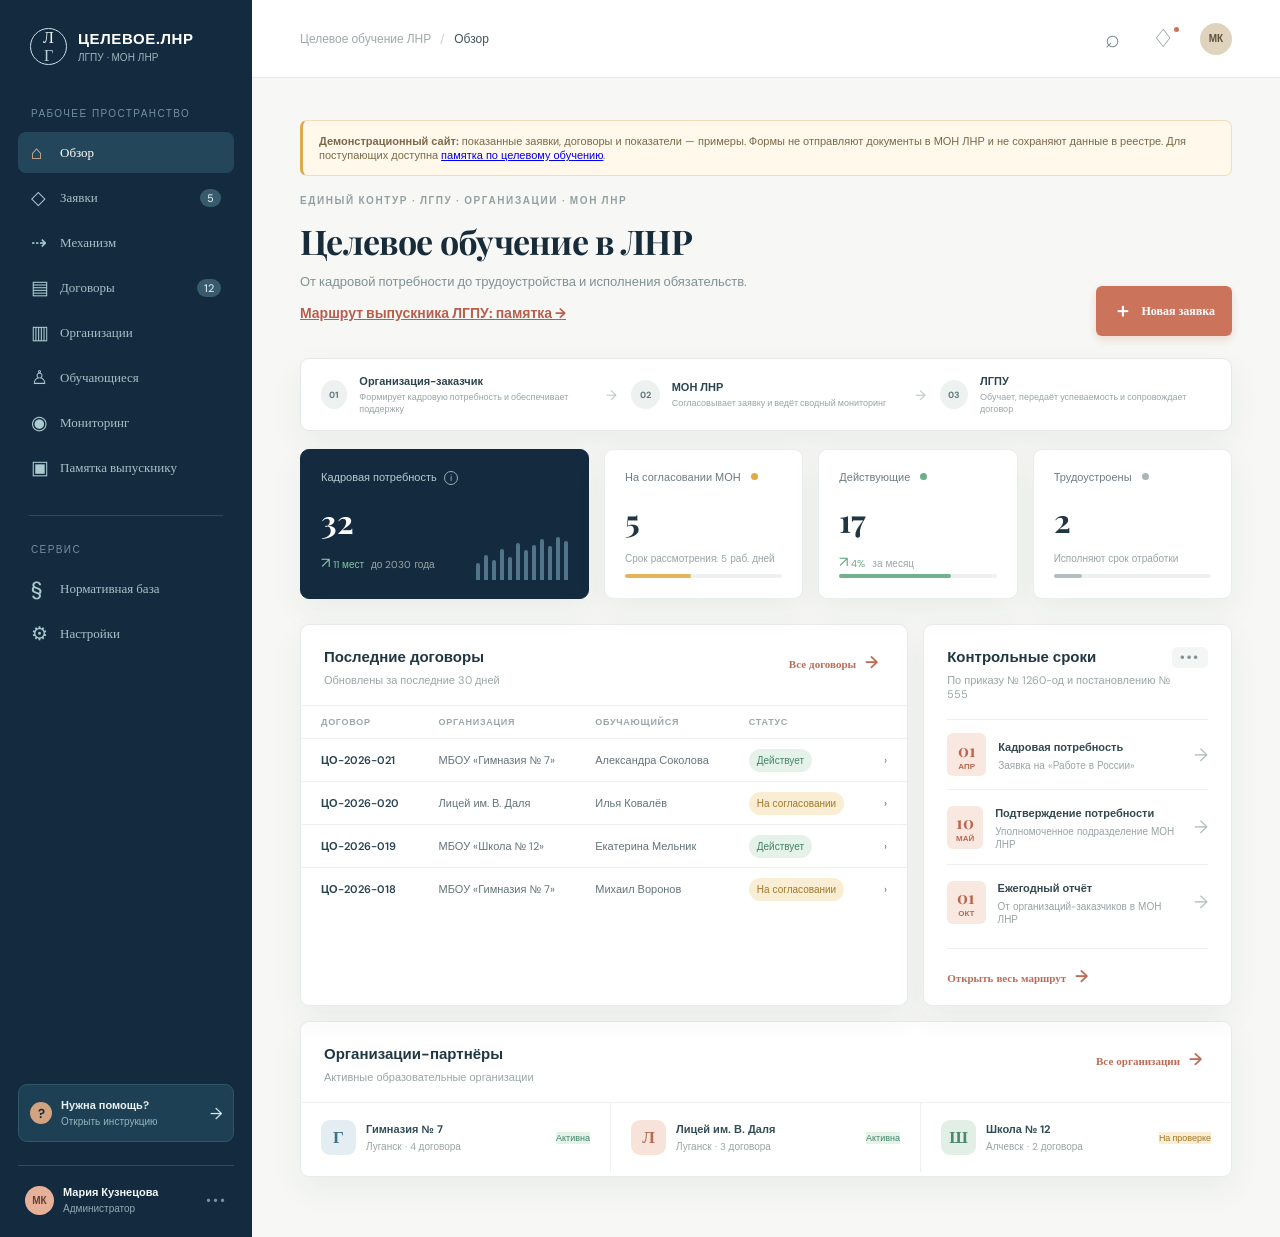
<file: index.html>
<!doctype html>
<html lang="ru">
  <head>
    <meta charset="UTF-8" />
    <meta name="viewport" content="width=device-width, initial-scale=1.0" />
    <meta name="theme-color" content="#142b3f" />
    <title>Целевое обучение | ЛГПУ</title>
    <link rel="preconnect" href="https://fonts.googleapis.com" />
    <link rel="preconnect" href="https://fonts.gstatic.com" crossorigin />
    <link href="https://fonts.googleapis.com/css2?family=DM+Sans:wght@400;500;600;700&family=Playfair+Display:wght@600;700&display=swap" rel="stylesheet" />
    <link rel="stylesheet" href="styles.css" />
    <link rel="stylesheet" href="process.css" />
  </head>
  <body>
    <div class="app-shell">
      <aside class="sidebar">
        <div class="brand">
          <div class="brand-mark">Л<span>Г</span></div>
          <div><strong>ЦЕЛЕВОЕ.ЛНР</strong><small>ЛГПУ · МОН ЛНР</small></div>
        </div>
        <div class="workspace-label">Рабочее пространство</div>
        <nav class="main-nav">
          <button class="nav-item active" data-view="dashboard"><span class="nav-icon">⌂</span>Обзор</button>
          <button class="nav-item" data-view="applications"><span class="nav-icon">◇</span>Заявки <b class="nav-count">5</b></button>
          <button class="nav-item" data-view="workflow"><span class="nav-icon">⇢</span>Механизм</button>
          <button class="nav-item" data-view="contracts"><span class="nav-icon">▤</span>Договоры <b class="nav-count">12</b></button>
          <button class="nav-item" data-view="organizations"><span class="nav-icon">▥</span>Организации</button>
          <button class="nav-item" data-view="students"><span class="nav-icon">♙</span>Обучающиеся</button>
          <button class="nav-item" data-view="monitoring"><span class="nav-icon">◉</span>Мониторинг</button>
          <a class="nav-item" href="pamyatka.html"><span class="nav-icon">▣</span>Памятка выпускнику</a>
        </nav>
        <div class="nav-divider"></div>
        <div class="workspace-label">Сервис</div>
        <nav class="main-nav">
          <button class="nav-item" data-view="regulations"><span class="nav-icon">§</span>Нормативная база</button>
          <button class="nav-item"><span class="nav-icon">⚙</span>Настройки</button>
        </nav>
        <div class="sidebar-bottom">
          <div class="help-card"><span class="help-icon">?</span><div><strong>Нужна помощь?</strong><small>Открыть инструкцию</small></div><span>→</span></div>
          <div class="user-row"><div class="avatar">МК</div><div><strong>Мария Кузнецова</strong><small>Администратор</small></div><span class="more">•••</span></div>
        </div>
      </aside>

      <main class="main-content">
        <header class="topbar">
          <div class="breadcrumbs"><span>Целевое обучение ЛНР</span><i>/</i><b id="breadcrumb-current">Обзор</b></div>
          <div class="top-actions"><button class="icon-button" aria-label="Поиск">⌕</button><button class="icon-button has-dot" aria-label="Уведомления">♢</button><div class="top-avatar">МК</div></div>
        </header>
        <div class="page-content">
          <section class="view active" id="dashboard-view">
            <div class="notice"><b>Демонстрационный сайт:</b> показанные заявки, договоры и показатели — примеры. Формы не отправляют документы в МОН ЛНР и не сохраняют данные в реестре. Для поступающих доступна <a href="pamyatka.html">памятка по целевому обучению</a>.</div>
            <div class="welcome-row"><div><p class="eyebrow">ЕДИНЫЙ КОНТУР · ЛГПУ · ОРГАНИЗАЦИИ · МОН ЛНР</p><h1>Целевое обучение в ЛНР</h1><p class="subheading">От кадровой потребности до трудоустройства и исполнения обязательств.</p><p><a href="pamyatka.html" style="color:#b65f4d;font-weight:700">Маршрут выпускника ЛГПУ: памятка →</a></p></div><button class="primary-button" id="open-application"><span>＋</span> Новая заявка</button></div>
            <div class="role-strip"><div><span class="role-no">01</span><p><b>Организация-заказчик</b><small>Формирует кадровую потребность и обеспечивает поддержку</small></p></div><i>→</i><div><span class="role-no">02</span><p><b>МОН ЛНР</b><small>Согласовывает заявку и ведёт сводный мониторинг</small></p></div><i>→</i><div><span class="role-no">03</span><p><b>ЛГПУ</b><small>Обучает, передаёт успеваемость и сопровождает договор</small></p></div></div>
            <div class="metrics-grid">
              <article class="metric-card metric-main"><div class="metric-label">Кадровая потребность <span class="info">i</span></div><div class="metric-value">32</div><div class="metric-foot positive"><span>↗</span> 11 мест <em>до 2030 года</em></div><div class="mini-bars"><i></i><i></i><i></i><i></i><i></i><i></i><i></i><i></i><i></i><i></i><i></i><i></i></div></article>
              <article class="metric-card"><div class="metric-label">На согласовании МОН <span class="metric-dot yellow"></span></div><div class="metric-value">5</div><div class="metric-foot">Срок рассмотрения: 5 раб. дней</div><div class="metric-line yellow-line"><span style="width:42%"></span></div></article>
              <article class="metric-card"><div class="metric-label">Действующие <span class="metric-dot green"></span></div><div class="metric-value">17</div><div class="metric-foot positive"><span>↗</span> 4% <em>за месяц</em></div><div class="metric-line green-line"><span style="width:71%"></span></div></article>
              <article class="metric-card"><div class="metric-label">Трудоустроены <span class="metric-dot gray"></span></div><div class="metric-value">2</div><div class="metric-foot">Исполняют срок отработки</div><div class="metric-line gray-line"><span style="width:18%"></span></div></article>
            </div>
            <div class="content-grid">
              <section class="panel recent-panel"><div class="panel-heading"><div><h2>Последние договоры</h2><p>Обновлены за последние 30 дней</p></div><button class="text-button" data-view-link="contracts">Все договоры <span>→</span></button></div><div class="table-wrap"><table><thead><tr><th>ДОГОВОР</th><th>ОРГАНИЗАЦИЯ</th><th>ОБУЧАЮЩИЙСЯ</th><th>СТАТУС</th><th></th></tr></thead><tbody id="recent-rows"></tbody></table></div></section>
              <section class="panel deadlines-panel"><div class="panel-heading"><div><h2>Контрольные сроки</h2><p>По приказу № 1260-од и постановлению № 555</p></div><button class="round-button">•••</button></div><div class="deadline-list"><div class="deadline-item"><div class="date-box"><b>01</b><small>АПР</small></div><div><strong>Кадровая потребность</strong><p>Заявка на «Работе в России»</p></div><span class="deadline-arrow">→</span></div><div class="deadline-item"><div class="date-box"><b>10</b><small>МАЙ</small></div><div><strong>Подтверждение потребности</strong><p>Уполномоченное подразделение МОН ЛНР</p></div><span class="deadline-arrow">→</span></div><div class="deadline-item"><div class="date-box"><b>01</b><small>ОКТ</small></div><div><strong>Ежегодный отчёт</strong><p>От организаций-заказчиков в МОН ЛНР</p></div><span class="deadline-arrow">→</span></div></div><button class="calendar-link" data-view-link="workflow">Открыть весь маршрут <span>→</span></button></section>
            </div>
            <section class="panel organizations-panel"><div class="panel-heading"><div><h2>Организации-партнёры</h2><p>Активные образовательные организации</p></div><button class="text-button" data-view-link="organizations">Все организации <span>→</span></button></div><div class="org-grid"><div class="org-item"><div class="org-logo blue">Г</div><div><strong>Гимназия № 7</strong><p>Луганск · 4 договора</p></div><span class="org-status active-status">Активна</span></div><div class="org-item"><div class="org-logo peach">Л</div><div><strong>Лицей им. В. Даля</strong><p>Луганск · 3 договора</p></div><span class="org-status active-status">Активна</span></div><div class="org-item"><div class="org-logo green-logo">Ш</div><div><strong>Школа № 12</strong><p>Алчевск · 2 договора</p></div><span class="org-status pending-status">На проверке</span></div></div></section>
          </section>

          <section class="view" id="applications-view">
            <div class="view-header"><div><p class="eyebrow">КАДРОВАЯ ПОТРЕБНОСТЬ</p><h1>Заявки на согласование</h1><p class="subheading">До публикации предложения каждая заявка проходит проверку МОН ЛНР.</p></div><button class="primary-button" id="open-application-2"><span>＋</span> Новая заявка</button></div>
            <div class="notice"><b>Регламент:</b> обычная заявка рассматривается в течение 5 рабочих дней; при комиссионном рассмотрении срок может быть продлён, но не более чем на 10 рабочих дней.</div>
            <div class="application-list">
              <article class="application-card"><div class="app-code">ЗКП-2026-031<small>поступающие · квота</small></div><div class="app-body"><h3>Учитель математики</h3><p>МБОУ «Гимназия № 7» · ЛГПУ · 44.03.05 Педагогическое образование</p><div class="check-row"><span class="check ok">✓ Проект предложения</span><span class="check ok">✓ Обоснование потребности</span><span class="check">2 места</span></div></div><div class="app-review"><span class="status pending-status">3-й рабочий день</span><small>Срок до 28.09.2026</small><button class="review-button">Рассмотреть</button></div></article>
              <article class="application-card"><div class="app-code">ЗКП-2026-030<small>обучающийся</small></div><div class="app-body"><h3>Учитель начальных классов</h3><p>Лицей им. В. Даля · ЛГПУ · 44.03.01 Педагогическое образование</p><div class="check-row"><span class="check ok">✓ Проект предложения</span><span class="check missing">! Требуется обоснование</span><span class="check">1 место</span></div></div><div class="app-review"><span class="status gray-status">На доработке</span><small>Возвращена 22.09.2026</small><button class="review-button">Открыть</button></div></article>
              <article class="application-card"><div class="app-code">ЗКП-2026-029<small>поступающие · квота</small></div><div class="app-body"><h3>Учитель русского языка</h3><p>МБОУ «Школа № 12» · ЛГПУ · 44.03.05 Педагогическое образование</p><div class="check-row"><span class="check ok">✓ Согласовано МОН</span><span class="check ok">✓ Квота подтверждена</span><span class="check">2 места</span></div></div><div class="app-review"><span class="status active-status">К публикации</span><small>До 10.06.2027</small><button class="review-button publish-action">Опубликовать</button></div></article>
            </div>
          </section>

          <section class="view" id="workflow-view">
            <div class="view-header"><div><p class="eyebrow">СКВОЗНОЙ ПРОЦЕСС</p><h1>Механизм реализации</h1><p class="subheading">Единый маршрут для организации-заказчика, МОН ЛНР и ЛГПУ.</p></div><span class="legal-pill">ПП РФ № 555 · Приказ № 1260-од</span></div>
            <div class="workflow-layout"><div class="workflow-track">
              <article class="workflow-step done"><span class="step-index">01</span><div><small>ОРГАНИЗАЦИЯ-ЗАКАЗЧИК</small><h3>Определение кадровой потребности</h3><p>Вакансия, прогноз до 2030 года, специальность, количество мест и обоснование целевого обучения.</p><div class="step-tags"><span>до 1 апреля</span><span>«Работа в России»</span></div></div></article>
              <article class="workflow-step current"><span class="step-index">02</span><div><small>МОН ЛНР</small><h3>Согласование заявки</h3><p>Проверка проекта предложения и обоснованности потребности. Для непедагогических программ ВО предусмотрена комиссия.</p><div class="step-tags"><span>5 рабочих дней</span><span>до 10 при комиссии</span></div></div></article>
              <article class="workflow-step"><span class="step-index">03</span><div><small>ОРГАНИЗАЦИЯ + МОН ЛНР</small><h3>Подтверждение квоты и публикация</h3><p>МОН подтверждает потребность до 10 мая. Заказчик формирует предложение с 10 мая по 10 июня года приёма.</p><div class="step-tags"><span>до 10 мая</span><span>не позднее 10 июня</span></div></div></article>
              <article class="workflow-step"><span class="step-index">04</span><div><small>ГРАЖДАНИН + ЛГПУ</small><h3>Заявка, конкурс и зачисление</h3><p>Гражданин выбирает одно предложение. ЛГПУ проверяет соответствие предложения и заявления, проводит конкурс и передаёт сведения о зачислении.</p><div class="step-tags"><span>1 предложение</span><span>согласие на ПДн</span></div></div></article>
              <article class="workflow-step"><span class="step-index">05</span><div><small>ВСЕ СТОРОНЫ</small><h3>Заключение договора</h3><p>Заказчик готовит договор по типовой форме. Для несовершеннолетнего обязательно согласие представителя. Сведения размещаются на платформе.</p><div class="step-tags"><span>до начала учебного года</span><span>сведения за 10 раб. дней</span></div></div></article>
              <article class="workflow-step"><span class="step-index">06</span><div><small>ЛГПУ + ЗАКАЗЧИК</small><h3>Обучение, практика и поддержка</h3><p>Контроль успеваемости, практика у заказчика, наставник и ежемесячные меры материальной поддержки.</p><div class="step-tags"><span>каждый семестр</span><span>ежемесячно</span></div></div></article>
              <article class="workflow-step"><span class="step-index">07</span><div><small>РАБОТОДАТЕЛЬ + МОН ЛНР</small><h3>Трудоустройство и отработка</h3><p>Трудоустройство в установленный договором срок, единовременная выплата и контроль трудовой деятельности от 3 до 5 лет.</p><div class="step-tags"><span>3–5 лет</span><span>отчёт до 1 октября</span></div></div></article>
            </div><aside class="workflow-aside"><h3>Обязательные условия договора</h3><ul><li>Код и наименование образовательной программы</li><li>Место будущей трудовой деятельности</li><li>Срок трудоустройства и отработки от 3 до 5 лет</li><li>Меры поддержки и порядок их предоставления</li><li>Практическая подготовка и наставничество</li><li>Права, обязанности и ответственность сторон</li></ul><button class="outline-button" data-view-link="regulations">Смотреть основания</button></aside></div>
          </section>

          <section class="view" id="contracts-view"><div class="view-header"><div><p class="eyebrow">РЕЕСТР ДОКУМЕНТОВ</p><h1>Договоры</h1><p class="subheading">Все договоры целевого обучения в одном месте.</p></div><button class="primary-button" id="open-create-2"><span>＋</span> Новый договор</button></div><div class="toolbar"><div class="search-field">⌕ <input id="contract-search" placeholder="Поиск по номеру, организации или ФИО" /></div><button class="filter-button">Статус <span>⌄</span></button><button class="filter-button">Учебный год <span>⌄</span></button></div><section class="panel contracts-table-panel"><div class="table-wrap"><table><thead><tr><th>ДОГОВОР</th><th>ОРГАНИЗАЦИЯ</th><th>ОБУЧАЮЩИЙСЯ</th><th>НАПРАВЛЕНИЕ</th><th>СТАТУС</th><th>ОБНОВЛЁН</th></tr></thead><tbody id="all-rows"></tbody></table></div></section></section>

          <section class="view" id="organizations-view"><div class="view-header"><div><p class="eyebrow">ПАРТНЁРСКАЯ СЕТЬ</p><h1>Организации</h1><p class="subheading">Образовательные организации Луганской Народной Республики.</p></div><button class="outline-button">＋ Добавить организацию</button></div><div class="org-list-large"><article class="org-large"><div class="org-logo blue">Г</div><div class="org-large-main"><h2>МБОУ «Гимназия № 7»</h2><p>Луганск · Общеобразовательная организация</p><div class="org-meta"><span>4 договора</span><span>Последнее обновление: 18 сен 2026</span></div></div><span class="status active-status">Активна</span><span class="chevron">›</span></article><article class="org-large"><div class="org-logo peach">Л</div><div class="org-large-main"><h2>Лицей им. В. Даля</h2><p>Луганск · Общеобразовательная организация</p><div class="org-meta"><span>3 договора</span><span>Последнее обновление: 12 сен 2026</span></div></div><span class="status active-status">Активна</span><span class="chevron">›</span></article><article class="org-large"><div class="org-logo green-logo">Ш</div><div class="org-large-main"><h2>МБОУ «Школа № 12»</h2><p>Алчевск · Общеобразовательная организация</p><div class="org-meta"><span>2 договора</span><span>Последнее обновление: 09 сен 2026</span></div></div><span class="status pending-status">На проверке</span><span class="chevron">›</span></article></div></section>

          <section class="view" id="students-view"><div class="view-header"><div><p class="eyebrow">УЧАСТНИКИ ПРОГРАММЫ</p><h1>Обучающиеся</h1><p class="subheading">Студенты, заключившие договоры целевого обучения.</p></div></div><div class="student-cards"><div class="student-card"><div class="student-avatar">АС</div><div><h3>Александра Соколова</h3><p>Педагогическое образование · 2 курс</p><small>Договор № ЦО-2026-014</small></div><span class="status active-status">Действует</span></div><div class="student-card"><div class="student-avatar warm">ИК</div><div><h3>Илья Ковалёв</h3><p>Начальное образование · 1 курс</p><small>Договор № ЦО-2026-018</small></div><span class="status active-status">Действует</span></div><div class="student-card"><div class="student-avatar lilac">ЕМ</div><div><h3>Екатерина Мельник</h3><p>Дошкольное образование · 3 курс</p><small>Договор № ЦО-2025-009</small></div><span class="status gray-status">Завершён</span></div></div></section>

          <section class="view" id="monitoring-view">
            <div class="view-header"><div><p class="eyebrow">ИСПОЛНЕНИЕ ОБЯЗАТЕЛЬСТВ</p><h1>Мониторинг</h1><p class="subheading">Успеваемость, выплаты, трудоустройство и срок трудовой деятельности.</p></div><button class="outline-button" id="export-report">⇩ Отчёт для МОН ЛНР</button></div>
            <div class="monitor-grid"><article class="monitor-card"><span class="monitor-icon">₽</span><small>ЕЖЕМЕСЯЧНЫЕ ВЫПЛАТЫ</small><b>15 из 17</b><p>2 подтверждения ожидаются</p><div class="progress"><i style="width:88%"></i></div></article><article class="monitor-card"><span class="monitor-icon">A</span><small>УСПЕВАЕМОСТЬ</small><b>16 из 17</b><p>1 академическая задолженность</p><div class="progress amber"><i style="width:94%"></i></div></article><article class="monitor-card"><span class="monitor-icon">⌂</span><small>ТРУДОУСТРОЙСТВО</small><b>2 из 2</b><p>Обязательства выполнены</p><div class="progress"><i style="width:100%"></i></div></article></div>
            <section class="panel obligation-panel"><div class="panel-heading"><div><h2>Контроль исполнения</h2><p>Сведения для ежегодного отчёта не позднее 1 октября</p></div></div><div class="table-wrap"><table><thead><tr><th>ОБУЧАЮЩИЙСЯ</th><th>ЗАКАЗЧИК</th><th>УСПЕВАЕМОСТЬ</th><th>ВЫПЛАТА</th><th>ПРАКТИКА</th><th>РИР</th><th>РИСК</th></tr></thead><tbody><tr><td>Александра Соколова</td><td>Гимназия № 7</td><td><span class="check ok">✓ без задолженности</span></td><td><span class="status active-status">выплачено</span></td><td>назначена</td><td>актуально</td><td><span class="risk low">низкий</span></td></tr><tr><td>Илья Ковалёв</td><td>Лицей им. В. Даля</td><td><span class="check missing">! 1 задолженность</span></td><td><span class="status pending-status">подтвердить</span></td><td>не назначена</td><td>актуально</td><td><span class="risk high">высокий</span></td></tr><tr><td>Екатерина Мельник</td><td>Школа № 12</td><td><span class="check ok">✓ завершено</span></td><td><span class="status active-status">выплачено</span></td><td>пройдена</td><td>актуально</td><td><span class="risk low">низкий</span></td></tr></tbody></table></div></section>
          </section>

          <section class="view" id="regulations-view">
            <div class="view-header"><div><p class="eyebrow">ПРАВОВЫЕ ОСНОВАНИЯ</p><h1>Нормативная база</h1><p class="subheading">Документы, на которых построены маршрут и контрольные правила системы.</p></div></div>
            <div class="regulation-list"><article class="reg-card primary-reg"><div class="reg-number">555</div><div><span>ФЕДЕРАЛЬНЫЙ УРОВЕНЬ</span><h2>Постановление Правительства РФ от 27.04.2024 № 555</h2><p>Положение о целевом обучении, правила квоты, типовая форма договора, формы предложения и заявки.</p><div class="reg-links"><button data-reg="Существенные условия: пп. 5–6, 24–30">Существенные условия</button><button data-reg="Заключение договора: пп. 10–22">Заключение</button><button data-reg="Мониторинг на ЕЦП: пп. 110–112">Работа в России</button></div></div></article><article class="reg-card"><div class="reg-number">1260<small>од</small></div><div><span>РЕГИОНАЛЬНЫЙ УРОВЕНЬ</span><h2>Приказ МОН ЛНР от 29.05.2026 № 1260-од</h2><p>Согласование кадровой потребности, реестр договоров, ежегодный мониторинг и отчётность подведомственных организаций.</p><div class="reg-links"><button data-reg="Заявка: проект предложения и обоснование; пп. 1.8–1.10">Заявка и сроки</button><button data-reg="Отчёт организаций до 1 октября; аналитическая справка до 1 декабря">Отчётность</button></div></div></article><article class="reg-card"><div class="reg-number">227</div><div><span>МЕРЫ ПОДДЕРЖКИ ЛНР</span><h2>Документ от 03.07.2026 № 227</h2><p>Порядок ежемесячной денежной выплаты в период обучения и единовременной выплаты при трудоустройстве.</p><div class="reg-links"><button data-reg="К заявлению: банковские реквизиты, справка об обучении, справка об отсутствии академической задолженности">Документы на выплату</button><button data-reg="Решение о единовременной выплате при трудоустройстве принимается работодателем в течение 10 календарных дней">Выплата при трудоустройстве</button></div></div></article></div>
            <div class="legal-note"><b>Важно:</b> система является инструментом учёта и контроля. Юридически значимые действия и публикация предложений выполняются в предусмотренных законодательством информационных системах, включая ЕЦП «Работа в России».</div>
          </section>
        </div>
      </main>
    </div>
    <div class="modal-backdrop" id="modal"><div class="modal"><button class="modal-close" id="close-modal">×</button><p class="eyebrow">НОВЫЙ ДОКУМЕНТ</p><h2>Создать договор</h2><p class="modal-intro">Заполните основные сведения. Остальные данные можно добавить позже.</p><form id="create-form"><label>Номер договора<input required placeholder="Например, ЦО-2026-025" /></label><label>Организация<select required><option value="">Выберите организацию</option><option>МБОУ «Гимназия № 7»</option><option>Лицей им. В. Даля</option><option>МБОУ «Школа № 12»</option></select></label><label>ФИО обучающегося<input required placeholder="Фамилия Имя Отчество" /></label><label>Направление подготовки<input required placeholder="Например, Педагогическое образование" /></label><div class="form-actions"><button type="button" class="outline-button" id="cancel-modal">Отмена</button><button class="primary-button" type="submit">Создать договор</button></div></form></div></div>
    <div class="modal-backdrop" id="application-modal"><div class="modal wide-modal"><button class="modal-close close-application">×</button><p class="eyebrow">КАДРОВАЯ ПОТРЕБНОСТЬ</p><h2>Заявка на согласование</h2><p class="modal-intro">Проект предложения и обоснование будут направлены в уполномоченное подразделение МОН ЛНР.</p><form id="application-form" class="two-column-form"><label>Организация-заказчик<select required><option value="">Выберите организацию</option><option>МБОУ «Гимназия № 7»</option><option>Лицей им. В. Даля</option><option>МБОУ «Школа № 12»</option></select></label><label>Тип кандидата<select required><option>Поступающий в пределах квоты</option><option>Поступающий вне квоты</option><option>Обучающийся</option></select></label><label>Код и направление подготовки<input required placeholder="44.03.05 Педагогическое образование" /></label><label>Кадровая потребность<input required type="number" min="1" placeholder="Количество мест" /></label><label class="full-field">Будущая должность<input required placeholder="Например, учитель математики" /></label><label class="full-field">Обоснование кадровой потребности<textarea required placeholder="Опишите текущую или прогнозную потребность до 2030 года"></textarea></label><label class="checkbox-label full-field"><input type="checkbox" required /> Проект предложения сформирован по форме постановления Правительства РФ № 555</label><div class="form-actions full-field"><button type="button" class="outline-button close-application">Отмена</button><button class="primary-button" type="submit">Направить в МОН ЛНР</button></div></form></div></div>
    <div class="toast" id="toast">Договор создан и добавлен в реестр <span>✓</span></div>
    <script src="app.js"></script>
  </body>
</html>
</file>
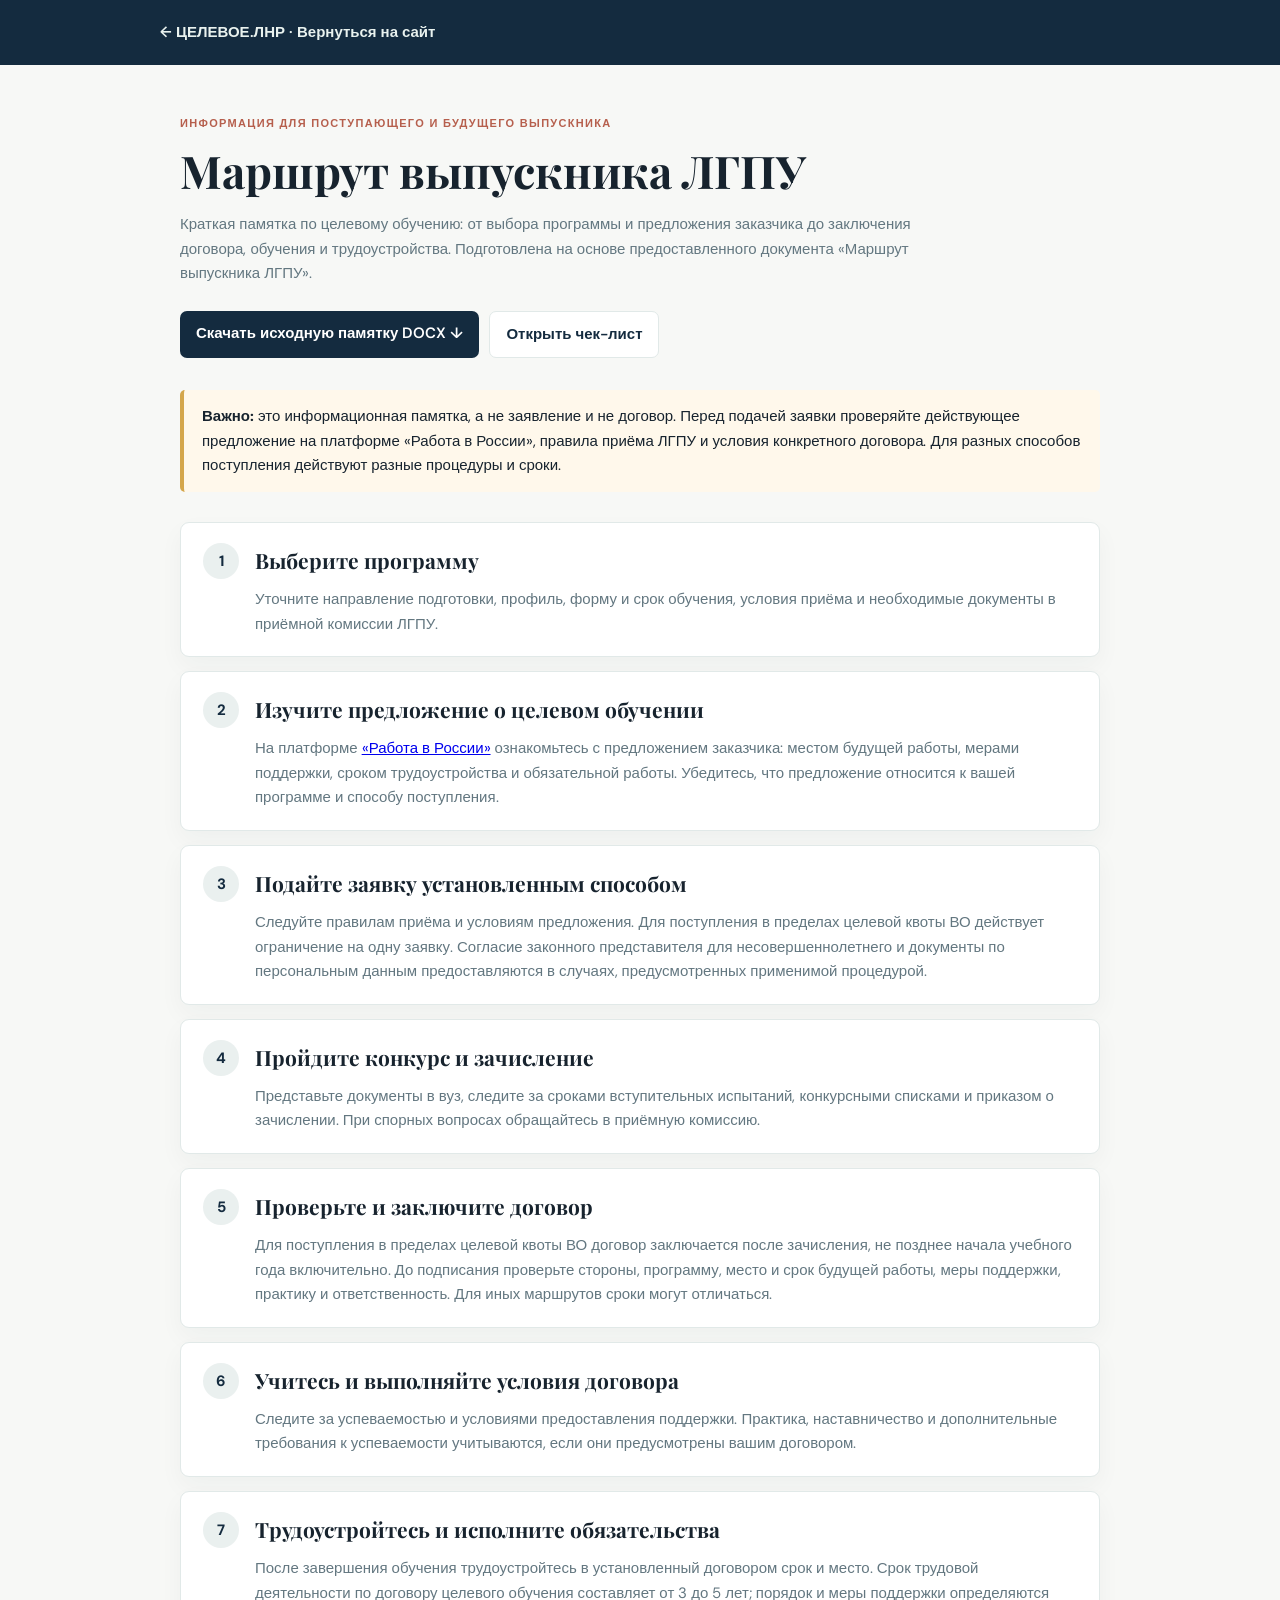
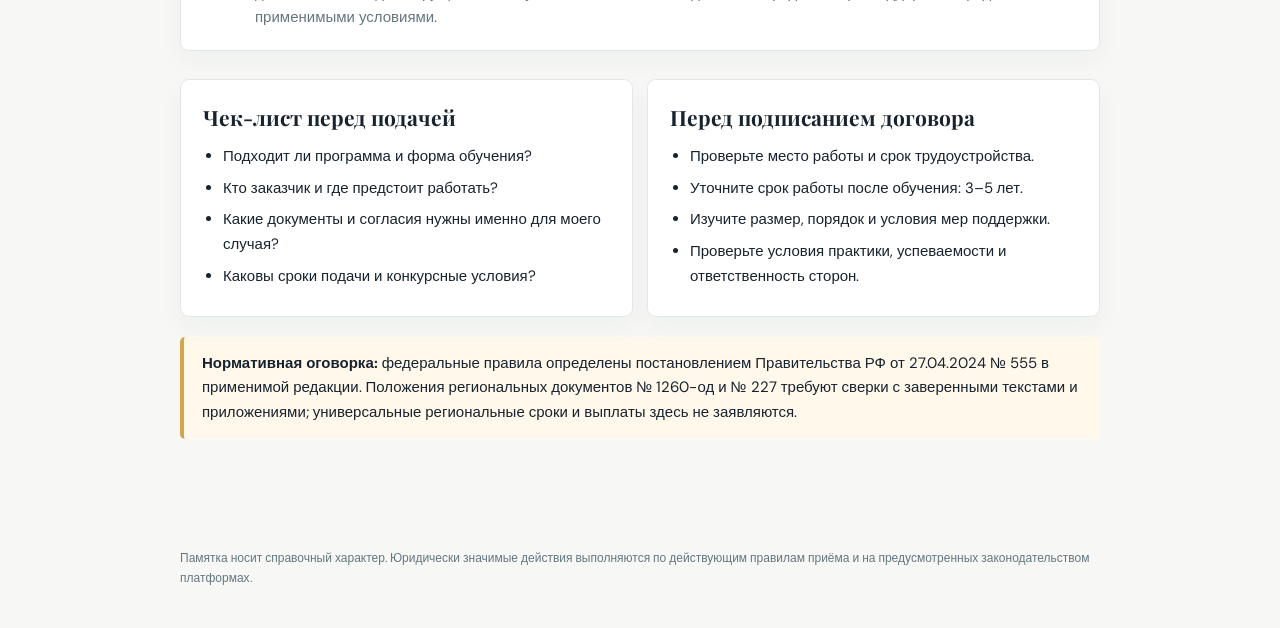
<file: pamyatka.html>
<!doctype html>
<html lang="ru">
<head>
  <meta charset="UTF-8" />
  <meta name="viewport" content="width=device-width, initial-scale=1.0" />
  <title>Маршрут выпускника ЛГПУ — памятка по целевому обучению</title>
  <link rel="preconnect" href="https://fonts.googleapis.com" />
  <link rel="preconnect" href="https://fonts.gstatic.com" crossorigin />
  <link href="https://fonts.googleapis.com/css2?family=DM+Sans:wght@400;500;600;700&family=Playfair+Display:wght@600;700&display=swap" rel="stylesheet" />
  <style>
    :root{--navy:#142b3f;--muted:#637780;--terra:#b65f4d;--line:#e1e9e8}
    *{box-sizing:border-box}body{margin:0;background:#f7f8f6;color:#17232e;font:15px/1.65 'DM Sans',Arial,sans-serif}
    header{background:var(--navy);color:white;padding:20px max(20px,calc((100vw - 960px)/2))}header a{color:#e9f2ef;text-decoration:none;font-weight:600}
    main{max-width:960px;margin:auto;padding:38px 20px 80px}h1,h2{font-family:'Playfair Display',Georgia,serif}h1{font-size:clamp(29px,5vw,45px);line-height:1.2;margin:7px 0 14px}h2{font-size:21px;margin:0 0 9px}
    .eyebrow{font-size:11px;font-weight:700;letter-spacing:.12em;text-transform:uppercase;color:var(--terra)}.intro{color:var(--muted);max-width:760px}
    .actions{display:flex;flex-wrap:wrap;gap:10px;margin:25px 0 32px}.actions a{display:inline-block;background:var(--navy);color:#fff;text-decoration:none;border-radius:7px;padding:10px 16px;font-weight:600}.actions a:nth-child(2){background:#fff;color:var(--navy);border:1px solid var(--line)}
    .notice{background:#fff8eb;border-left:4px solid #d4a64b;padding:14px 18px;border-radius:5px;margin:20px 0 30px}.steps{list-style:none;margin:0;padding:0;display:grid;gap:14px}
    .steps li,.card{background:#fff;border:1px solid var(--line);border-radius:9px;padding:20px 22px;box-shadow:0 10px 24px rgba(28,46,56,.04)}.steps li{display:grid;grid-template-columns:40px 1fr;gap:12px}.number{display:grid;place-items:center;background:#eaf0ef;border-radius:50%;width:36px;height:36px;color:var(--navy);font-weight:700}.steps p,.card p{margin:0;color:var(--muted)}.steps strong{color:var(--navy)}.cards{display:grid;grid-template-columns:1fr 1fr;gap:14px;margin-top:28px}.card ul{margin:8px 0 0;padding-left:20px}.card li{margin:7px 0}.card a{color:var(--terra)}footer{max-width:960px;margin:auto;padding:0 20px 40px;color:var(--muted);font-size:12px}
    @media(max-width:650px){.cards{grid-template-columns:1fr}.steps li{padding:17px 15px}}
  </style>
</head>
<body>
  <header><a href="index.html">← ЦЕЛЕВОЕ.ЛНР · Вернуться на сайт</a></header>
  <main>
    <p class="eyebrow">Информация для поступающего и будущего выпускника</p>
    <h1>Маршрут выпускника ЛГПУ</h1>
    <p class="intro">Краткая памятка по целевому обучению: от выбора программы и предложения заказчика до заключения договора, обучения и трудоустройства. Подготовлена на основе предоставленного документа «Маршрут выпускника ЛГПУ».</p>
    <div class="actions"><a href="Маршрут_выпускника_ЛГПУ.docx" download>Скачать исходную памятку DOCX ↓</a><a href="#checklist">Открыть чек-лист</a></div>
    <div class="notice"><strong>Важно:</strong> это информационная памятка, а не заявление и не договор. Перед подачей заявки проверяйте действующее предложение на платформе «Работа в России», правила приёма ЛГПУ и условия конкретного договора. Для разных способов поступления действуют разные процедуры и сроки.</div>
    <ol class="steps">
      <li><span class="number">1</span><div><h2>Выберите программу</h2><p>Уточните направление подготовки, профиль, форму и срок обучения, условия приёма и необходимые документы в приёмной комиссии ЛГПУ.</p></div></li>
      <li><span class="number">2</span><div><h2>Изучите предложение о целевом обучении</h2><p>На платформе <a href="https://trudvsem.ru/" target="_blank" rel="noopener noreferrer">«Работа в России»</a> ознакомьтесь с предложением заказчика: местом будущей работы, мерами поддержки, сроком трудоустройства и обязательной работы. Убедитесь, что предложение относится к вашей программе и способу поступления.</p></div></li>
      <li><span class="number">3</span><div><h2>Подайте заявку установленным способом</h2><p>Следуйте правилам приёма и условиям предложения. Для поступления в пределах целевой квоты ВО действует ограничение на одну заявку. Согласие законного представителя для несовершеннолетнего и документы по персональным данным предоставляются в случаях, предусмотренных применимой процедурой.</p></div></li>
      <li><span class="number">4</span><div><h2>Пройдите конкурс и зачисление</h2><p>Представьте документы в вуз, следите за сроками вступительных испытаний, конкурсными списками и приказом о зачислении. При спорных вопросах обращайтесь в приёмную комиссию.</p></div></li>
      <li><span class="number">5</span><div><h2>Проверьте и заключите договор</h2><p>Для поступления в пределах целевой квоты ВО договор заключается после зачисления, не позднее начала учебного года включительно. До подписания проверьте стороны, программу, место и срок будущей работы, меры поддержки, практику и ответственность. Для иных маршрутов сроки могут отличаться.</p></div></li>
      <li><span class="number">6</span><div><h2>Учитесь и выполняйте условия договора</h2><p>Следите за успеваемостью и условиями предоставления поддержки. Практика, наставничество и дополнительные требования к успеваемости учитываются, если они предусмотрены вашим договором.</p></div></li>
      <li><span class="number">7</span><div><h2>Трудоустройтесь и исполните обязательства</h2><p>После завершения обучения трудоустройтесь в установленный договором срок и место. Срок трудовой деятельности по договору целевого обучения составляет от 3 до 5 лет; порядок и меры поддержки определяются применимыми условиями.</p></div></li>
    </ol>
    <div class="cards" id="checklist">
      <section class="card"><h2>Чек-лист перед подачей</h2><ul><li>Подходит ли программа и форма обучения?</li><li>Кто заказчик и где предстоит работать?</li><li>Какие документы и согласия нужны именно для моего случая?</li><li>Каковы сроки подачи и конкурсные условия?</li></ul></section>
      <section class="card"><h2>Перед подписанием договора</h2><ul><li>Проверьте место работы и срок трудоустройства.</li><li>Уточните срок работы после обучения: 3–5 лет.</li><li>Изучите размер, порядок и условия мер поддержки.</li><li>Проверьте условия практики, успеваемости и ответственность сторон.</li></ul></section>
    </div>
    <div class="notice"><strong>Нормативная оговорка:</strong> федеральные правила определены постановлением Правительства РФ от 27.04.2024 № 555 в применимой редакции. Положения региональных документов № 1260-од и № 227 требуют сверки с заверенными текстами и приложениями; универсальные региональные сроки и выплаты здесь не заявляются.</div>
  </main>
  <footer>Памятка носит справочный характер. Юридически значимые действия выполняются по действующим правилам приёма и на предусмотренных законодательством платформах.</footer>
</body>
</html>
</file>
<file: styles.css>
:root{--navy:#142b3f;--navy-2:#1d3b52;--ink:#17232e;--muted:#7c8992;--line:#e4e8e8;--paper:#f7f8f6;--white:#fff;--terra:#cc735c;--terra-dark:#b65f4d;--green:#4b9a77;--yellow:#dfaa4a;--shadow:0 12px 32px rgba(28,46,56,.06)}*{box-sizing:border-box}body{margin:0;background:var(--paper);color:var(--ink);font-family:'DM Sans',Arial,sans-serif;font-size:14px}.app-shell{display:flex;min-height:100vh}.sidebar{width:252px;background:var(--navy);color:#dbe7eb;padding:28px 18px 22px;display:flex;flex-direction:column;flex-shrink:0}.brand{display:flex;gap:11px;align-items:center;padding:0 12px 42px}.brand-mark{width:37px;height:37px;border:1.5px solid #c9e0e5;border-radius:50%;font-family:Georgia,serif;font-size:16px;display:grid;place-items:center;color:#e7f1f0;letter-spacing:-4px;padding-right:4px}.brand-mark span{color:#b9d4d7}.brand strong{font-size:15px;letter-spacing:.04em;color:#fff;display:block}.brand small{color:#9eb4bd;font-size:10px;display:block;margin-top:2px}.workspace-label{font-size:10px;text-transform:uppercase;letter-spacing:.14em;color:#7390a0;padding:0 13px 12px}.main-nav{display:grid;gap:4px}.nav-item{border:0;background:none;color:#a9c0c7;text-align:left;padding:11px 13px;border-radius:8px;font:500 13px 'DM Sans';display:flex;align-items:center;gap:12px;cursor:pointer}.nav-item:hover,.nav-item.active{background:#24465b;color:#fff}.nav-icon{font-size:19px;width:17px;line-height:1;color:#abcbd0}.nav-item.active .nav-icon{color:#e6bf9d}.nav-count{font-size:11px;font-weight:500;background:#375b6c;color:#d4e4e7;border-radius:12px;padding:2px 7px;margin-left:auto}.nav-divider{height:1px;background:#2c4a59;margin:27px 11px}.sidebar-bottom{margin-top:auto}.help-card{background:#1d4055;border:1px solid #2e5868;border-radius:9px;padding:13px 11px;display:flex;align-items:center;gap:9px;font-size:16px;margin-bottom:23px}.help-card div{flex:1}.help-card strong{font-size:11px;display:block;color:#eaf2f1}.help-card small{display:block;color:#96b4bc;font-size:10px;margin-top:3px}.help-icon{width:22px;height:22px;background:#d3a27f;color:var(--navy);border-radius:50%;display:grid;place-items:center;font-weight:bold;font-size:13px}.user-row{border-top:1px solid #2d4a59;padding:19px 7px 0;display:flex;align-items:center;gap:9px}.avatar,.top-avatar{background:#e6b199;color:#633f35;border-radius:50%;width:29px;height:29px;display:grid;place-items:center;font-size:10px;font-weight:bold}.user-row strong{font-size:11px;color:#f3f7f6;display:block}.user-row small{font-size:10px;color:#8eabb5;display:block;margin-top:3px}.more{margin-left:auto;color:#7795a0;letter-spacing:2px}.main-content{flex:1;min-width:0}.topbar{height:78px;background:#fff;border-bottom:1px solid var(--line);display:flex;justify-content:space-between;align-items:center;padding:0 48px}.breadcrumbs{font-size:12px;color:#a1a9aa}.breadcrumbs i{font-style:normal;margin:0 9px;color:#c8cecd}.breadcrumbs b{color:#42535b;font-weight:500}.top-actions{display:flex;align-items:center;gap:20px}.icon-button{border:0;background:none;color:#7b8a8d;font-size:25px;cursor:pointer;position:relative}.has-dot:after{content:'';position:absolute;width:5px;height:5px;background:var(--terra);border-radius:50%;top:4px;right:1px}.top-avatar{width:32px;height:32px;background:#dfd3bd;color:#5e503a}.page-content{max-width:1420px;margin:0 auto;padding:42px 48px 60px}.view{display:none}.view.active{display:block}.welcome-row,.view-header{display:flex;justify-content:space-between;align-items:flex-end;margin-bottom:30px}.eyebrow{font-size:10px;letter-spacing:.16em;color:#93a0a2;font-weight:700;margin:0 0 11px}.welcome-row h1,.view-header h1{font:700 34px 'Playfair Display',Georgia,serif;letter-spacing:-.02em;margin:0;color:#172b39}.subheading{color:#819095;margin:9px 0 0;font-size:13px}.primary-button,.outline-button{border:0;border-radius:6px;padding:12px 17px;font:600 12px 'DM Sans';cursor:pointer}.primary-button{background:var(--terra);color:#fff;box-shadow:0 4px 10px #dba99966}.primary-button:hover{background:var(--terra-dark)}.primary-button span{font-size:19px;vertical-align:-2px;margin-right:6px}.outline-button{background:white;border:1px solid #d8dfdf;color:#51646a}.metrics-grid{display:grid;grid-template-columns:1.45fr 1fr 1fr 1fr;gap:15px;margin-bottom:25px}.metric-card{background:#fff;border:1px solid #e9eded;border-radius:9px;min-height:150px;padding:20px 20px 16px;position:relative;box-shadow:var(--shadow)}.metric-main{background:var(--navy);color:#fff;border-color:var(--navy)}.metric-label{font-size:11px;color:#6d7c82}.metric-main .metric-label{color:#b8cbd0}.info{border:1px solid #9caeb2;border-radius:50%;font-size:9px;width:14px;height:14px;display:inline-grid;place-items:center;margin-left:4px}.metric-value{font:700 32px 'Playfair Display',serif;margin-top:14px;color:#203542}.metric-main .metric-value{color:#fff}.metric-foot{font-size:10px;color:#98a4a5;margin-top:11px}.metric-foot em{font-style:normal;color:#9ca6a7;margin-left:4px}.positive{color:#67a785}.metric-main .positive{color:#8ac3a5}.positive span{font-size:15px}.metric-dot{display:inline-block;width:7px;height:7px;border-radius:50%;margin-left:7px;vertical-align:1px}.yellow{background:var(--yellow)}.green{background:#6eae86}.gray{background:#aab5b7}.mini-bars{display:flex;align-items:end;gap:4px;position:absolute;right:20px;bottom:18px;height:45px}.mini-bars i{width:4px;background:#50758a;border-radius:2px 2px 0 0}.mini-bars i:nth-child(1){height:17px}.mini-bars i:nth-child(2){height:25px}.mini-bars i:nth-child(3){height:20px}.mini-bars i:nth-child(4){height:31px}.mini-bars i:nth-child(5){height:23px}.mini-bars i:nth-child(6){height:37px}.mini-bars i:nth-child(7){height:30px}.mini-bars i:nth-child(8){height:35px}.mini-bars i:nth-child(9){height:41px}.mini-bars i:nth-child(10){height:34px}.mini-bars i:nth-child(11){height:43px}.mini-bars i:nth-child(12){height:39px}.metric-line{height:4px;background:#eef1ef;border-radius:10px;position:absolute;bottom:20px;left:20px;right:20px}.metric-line span{height:100%;display:block;border-radius:10px}.yellow-line span{background:#e4b45a}.green-line span{background:#72b18d}.gray-line span{background:#b3bec0}.content-grid{display:grid;grid-template-columns:1.57fr 1fr;gap:15px;margin-bottom:15px}.panel{background:#fff;border:1px solid #e8ecec;border-radius:9px;box-shadow:var(--shadow)}.panel-heading{display:flex;justify-content:space-between;align-items:flex-start;padding:22px 23px 18px}.panel-heading h2{font-size:15px;margin:0;color:#213742}.panel-heading p{margin:6px 0 0;font-size:11px;color:#9aa5a6}.text-button,.calendar-link{background:none;border:0;color:#bd6b56;font:600 11px 'DM Sans';cursor:pointer;padding-top:4px}.text-button span,.calendar-link span{font-size:17px;margin-left:6px}.table-wrap{overflow:auto}table{border-collapse:collapse;width:100%;font-size:11px}th{text-align:left;color:#9ca7a8;font-size:9px;letter-spacing:.08em;font-weight:600;padding:10px 20px;border-top:1px solid #edf0f0;white-space:nowrap}td{padding:14px 20px;border-top:1px solid #eef1f0;white-space:nowrap;color:#64747a}td:first-child{color:#274251;font-weight:600}.status{font-size:10px;padding:5px 8px;border-radius:12px;white-space:nowrap}.active-status{color:#438367;background:#e4f2ea}.pending-status{color:#a47727;background:#f9eed3}.gray-status{color:#7b8587;background:#edf0ef}.deadline-list{padding:0 23px}.deadline-item{display:flex;align-items:center;gap:12px;border-top:1px solid #edf0f0;padding:13px 0}.date-box{width:39px;height:43px;background:#f8e8df;border-radius:6px;display:grid;place-content:center;text-align:center;color:#b96750}.date-box b{font:700 17px 'Playfair Display'}.date-box small{font-size:8px;font-weight:bold}.deadline-item strong{font-size:11px;color:#344850;font-weight:600}.deadline-item p{font-size:10px;color:#99a4a5;margin:4px 0 0}.deadline-arrow{margin-left:auto;color:#b5c0bf;font-size:18px}.calendar-link{border-top:1px solid #edf0f0;margin:9px 23px 0;padding:16px 0 18px;width:calc(100% - 46px);text-align:left}.round-button{border:0;background:#f4f6f5;border-radius:5px;color:#849294;padding:3px 8px;letter-spacing:2px}.organizations-panel{padding-bottom:4px}.org-grid{display:grid;grid-template-columns:repeat(3,1fr);border-top:1px solid #edf0f0}.org-item{padding:17px 20px;display:flex;align-items:center;gap:10px;border-right:1px solid #edf0f0}.org-item:last-child{border-right:0}.org-logo{width:35px;height:35px;border-radius:9px;display:grid;place-items:center;font:700 17px Georgia,serif;flex-shrink:0}.blue{background:#e4eef2;color:#3e7181}.peach{background:#f7e3d9;color:#b36d54}.green-logo{background:#e1efe6;color:#4d886b}.org-item strong{font-size:11px;color:#334c55;display:block}.org-item p{font-size:10px;color:#9aa5a5;margin:4px 0 0}.org-status{margin-left:auto;font-size:9px;white-space:nowrap}.toolbar{display:flex;gap:9px;margin-bottom:18px}.search-field{height:39px;background:#fff;border:1px solid #dfe5e4;border-radius:6px;display:flex;align-items:center;padding:0 12px;color:#9ba7a8;flex:1;max-width:430px;font-size:20px}.search-field input{border:0;outline:0;width:100%;padding-left:9px;font:12px 'DM Sans';color:var(--ink)}.filter-button{border:1px solid #dfe5e4;background:white;color:#66777b;border-radius:6px;padding:0 13px;font:11px 'DM Sans';cursor:pointer}.filter-button span{margin-left:18px;color:#9ba9aa}.contracts-table-panel th,.contracts-table-panel td{padding-left:24px;padding-right:24px}.contracts-table-panel td{padding-top:18px;padding-bottom:18px}.org-list-large{display:grid;gap:12px}.org-large,.student-card{display:flex;align-items:center;gap:17px;background:#fff;border:1px solid #e5eaea;border-radius:9px;padding:22px 24px;box-shadow:var(--shadow)}.org-large-main{flex:1}.org-large h2{font-size:15px;color:#243d49;margin:0 0 5px}.org-large p{font-size:11px;color:#94a1a2;margin:0}.org-meta{display:flex;gap:25px;color:#9eaaa9;font-size:10px;margin-top:14px}.chevron{font-size:26px;color:#b1bdbe}.student-cards{display:grid;gap:12px;max-width:850px}.student-card{padding:18px 22px}.student-card>div:nth-child(2){flex:1}.student-card h3{font-size:14px;margin:0 0 5px}.student-card p,.student-card small{font-size:11px;color:#94a1a2;margin:0}.student-card small{display:block;margin-top:9px}.student-avatar{width:42px;height:42px;border-radius:50%;background:#e0edf0;color:#467687;display:grid;place-items:center;font-weight:700;font-size:12px}.student-avatar.warm{background:#f7e4d9;color:#ae6c54}.student-avatar.lilac{background:#ebe7f1;color:#76638e}.modal-backdrop{position:fixed;inset:0;background:#10273699;display:none;align-items:center;justify-content:center;padding:20px;z-index:5}.modal-backdrop.open{display:flex}.modal{width:100%;max-width:480px;background:#fff;border-radius:12px;padding:32px;position:relative;box-shadow:0 25px 70px #07192466}.modal h2{font:700 28px 'Playfair Display';margin:0;color:#172e3c}.modal-intro{font-size:12px;color:#8a9899;margin:9px 0 25px}.modal-close{position:absolute;right:20px;top:16px;border:0;background:none;color:#9ba7a8;font-size:26px;cursor:pointer}.modal form{display:grid;gap:15px}.modal label{display:grid;gap:7px;font-size:11px;color:#5e7075;font-weight:600}.modal input,.modal select{border:1px solid #dfe5e3;border-radius:5px;padding:11px 12px;font:12px 'DM Sans';outline:0;color:#344a53;background:#fff}.modal input:focus,.modal select:focus{border-color:#c27a64}.form-actions{display:flex;justify-content:flex-end;gap:9px;margin-top:9px}.toast{position:fixed;bottom:25px;right:25px;background:var(--navy);color:#e9f2f0;padding:13px 16px;border-radius:7px;font-size:12px;box-shadow:0 10px 30px #172d3b44;transform:translateY(100px);opacity:0;transition:.25s;z-index:10}.toast.show{transform:translateY(0);opacity:1}.toast span{color:#92c59e;margin-left:8px}@media(max-width:1000px){.sidebar{width:210px}.page-content{padding:35px 25px}.topbar{padding:0 25px}.metrics-grid{grid-template-columns:repeat(2,1fr)}.content-grid{grid-template-columns:1fr}.org-grid{grid-template-columns:1fr}.org-item{border-right:0;border-bottom:1px solid #edf0f0}.org-item:last-child{border-bottom:0}}@media(max-width:650px){.sidebar{width:64px;padding:20px 9px}.brand{padding:0 4px 40px}.brand>div:last-child,.workspace-label,.nav-item:not(.active)::after,.nav-item{font-size:0}.brand-mark{width:35px}.nav-item{justify-content:center;padding:12px 0}.nav-icon{font-size:20px}.nav-count,.nav-divider,.sidebar-bottom{display:none}.topbar{height:64px;padding:0 17px}.page-content{padding:28px 15px}.welcome-row,.view-header{display:block}.welcome-row .primary-button,.view-header .primary-button,.view-header .outline-button{margin-top:22px}.welcome-row h1,.view-header h1{font-size:29px}.metrics-grid{grid-template-columns:1fr 1fr;gap:9px}.metric-card{padding:15px;min-height:135px}.metric-value{font-size:27px}.metric-main{grid-column:span 2}.mini-bars{display:none}.metric-line{left:15px;right:15px}.content-grid{gap:10px}.panel-heading{padding:18px 15px}.deadline-list{padding:0 15px}.calendar-link{margin-left:15px;width:calc(100% - 30px)}th{padding:9px 13px;font-size:8px}td{padding:13px}.toolbar{flex-wrap:wrap}.search-field{max-width:none;flex-basis:100%}.filter-button{height:36px}.org-large{padding:16px;gap:10px;flex-wrap:wrap}.org-large-main{min-width:calc(100% - 55px)}.org-large .status{margin-left:55px}.org-meta{flex-direction:column;gap:5px}.student-card{flex-wrap:wrap}.student-card .status{margin-left:59px}}
</file>
<file: process.css>
.role-strip { background:#fff; border:1px solid var(--line); border-radius:9px; display:grid; grid-template-columns:1fr auto 1fr auto 1fr; align-items:center; margin:-8px 0 18px; padding:15px 20px; box-shadow:var(--shadow); }
.role-strip > div { display:flex; align-items:center; gap:12px; }
.role-strip > i { font-style:normal; color:#bdc7c7; padding:0 14px; }
.role-no { width:29px; height:29px; border-radius:50%; background:#edf2f1; color:#5e777d; display:grid; place-items:center; font-size:9px; font-weight:700; }
.role-strip p { margin:0; }
.role-strip b { display:block; font-size:11px; color:#2c444e; }
.role-strip small { display:block; font-size:9px; color:#99a5a6; margin-top:3px; }
.notice, .legal-note { background:#fff8eb; border:1px solid #f0dfba; border-left:3px solid var(--yellow); border-radius:7px; padding:13px 16px; color:#7b694a; font-size:11px; margin-bottom:18px; }
.nav-item[href] { text-decoration:none; }
.application-list { display:grid; gap:11px; }
.application-card { background:#fff; border:1px solid #e5e9e8; border-radius:9px; display:grid; grid-template-columns:155px 1fr 155px; gap:22px; align-items:center; padding:20px 22px; box-shadow:var(--shadow); }
.app-code { font:700 14px 'Playfair Display'; color:#294451; }
.app-code small { display:block; font:500 9px 'DM Sans'; color:#9aa6a7; text-transform:uppercase; margin-top:7px; }
.app-body { border-left:1px solid #e8eceb; padding-left:22px; }
.app-body h3 { font-size:13px; margin:0 0 6px; color:#29414c; }
.app-body p { font-size:10px; color:#8f9c9e; margin:0; }
.check-row { display:flex; gap:7px; margin-top:13px; flex-wrap:wrap; }
.check { font-size:9px; padding:4px 7px; background:#f1f3f2; color:#758386; border-radius:4px; }
.check.ok { background:#e7f3eb; color:#4b8468; }
.check.missing { background:#fbebdf; color:#b16e50; }
.app-review { text-align:right; display:grid; justify-items:end; gap:7px; }
.app-review small { font-size:9px; color:#9ca7a8; }
.review-button { border:0; background:none; color:#bd6b56; font:600 10px 'DM Sans'; cursor:pointer; }
.legal-pill { font-size:9px; background:#e8eef0; color:#53717b; border-radius:15px; padding:7px 11px; }
.workflow-layout { display:grid; grid-template-columns:1fr 310px; gap:18px; align-items:start; }
.workflow-track { background:#fff; border:1px solid var(--line); border-radius:10px; padding:8px 26px; box-shadow:var(--shadow); }
.workflow-step { display:grid; grid-template-columns:47px 1fr; gap:17px; padding:25px 0; position:relative; border-bottom:1px solid #edf0ef; }
.workflow-step:last-child { border-bottom:0; }
.workflow-step::before { content:''; position:absolute; left:22px; top:62px; bottom:-25px; width:1px; background:#dfe5e4; }
.workflow-step:last-child::before { display:none; }
.step-index { width:45px; height:45px; border:1px solid #dce3e2; border-radius:50%; display:grid; place-items:center; background:#fff; color:#9da9aa; font:700 11px 'Playfair Display'; z-index:1; }
.workflow-step.done .step-index { background:var(--navy); border-color:var(--navy); color:#fff; }
.workflow-step.current .step-index { background:#f4e0d6; border-color:#d8987e; color:#a65c48; }
.workflow-step small { font-size:8px; letter-spacing:.13em; color:#9da8a8; font-weight:700; }
.workflow-step h3 { margin:5px 0 7px; font-size:14px; color:#29424d; }
.workflow-step p { font-size:11px; color:#7d8c90; line-height:1.55; margin:0; }
.step-tags { display:flex; gap:6px; margin-top:11px; flex-wrap:wrap; }
.step-tags span { font-size:8px; color:#6d8084; background:#f1f4f3; border-radius:10px; padding:4px 8px; }
.workflow-aside { background:var(--navy); color:#fff; border-radius:10px; padding:24px; position:sticky; top:20px; }
.workflow-aside h3 { font:700 18px 'Playfair Display'; margin:0 0 16px; }
.workflow-aside ul { padding:0; margin:0 0 22px; list-style:none; }
.workflow-aside li { font-size:10px; line-height:1.5; color:#b9cbd0; padding:9px 0 9px 18px; border-bottom:1px solid #2a495a; position:relative; }
.workflow-aside li::before { content:'✓'; position:absolute; left:0; color:#d8a27f; }
.workflow-aside .outline-button { background:transparent; border-color:#547080; color:#e5efef; }
.monitor-grid { display:grid; grid-template-columns:repeat(3,1fr); gap:13px; margin-bottom:16px; }
.monitor-card { background:#fff; border:1px solid var(--line); border-radius:9px; padding:20px; position:relative; box-shadow:var(--shadow); }
.monitor-icon { position:absolute; right:18px; top:17px; width:31px; height:31px; border-radius:50%; background:#e9f1f1; color:#547984; display:grid; place-items:center; font:700 13px Georgia; }
.monitor-card small { font-size:8px; color:#9aa6a7; letter-spacing:.1em; }
.monitor-card b { font:700 24px 'Playfair Display'; display:block; margin-top:10px; color:#233d49; }
.monitor-card p { font-size:9px; color:#95a2a3; margin:6px 0 12px; }
.progress { height:4px; background:#edf1ef; border-radius:8px; overflow:hidden; }
.progress i { display:block; height:100%; background:#62a17e; }
.progress.amber i { background:#d7a650; }
.obligation-panel td { padding-top:17px; padding-bottom:17px; }
.risk { font-size:9px; border-radius:12px; padding:4px 7px; }
.risk.low { background:#e8f1eb; color:#558269; }
.risk.high { background:#f8e4dd; color:#b15f4d; }
.regulation-list { display:grid; gap:12px; }
.reg-card { background:#fff; border:1px solid var(--line); border-radius:9px; padding:23px; display:grid; grid-template-columns:85px 1fr; gap:22px; box-shadow:var(--shadow); }
.reg-card.primary-reg { border-left:4px solid var(--navy); }
.reg-number { font:700 29px 'Playfair Display'; color:#315060; border-right:1px solid #e4e9e8; display:flex; align-items:center; }
.reg-number small { font:600 10px 'DM Sans'; margin-left:3px; }
.reg-card > div:last-child > span { font-size:8px; color:#9aa6a7; letter-spacing:.13em; font-weight:700; }
.reg-card h2 { font-size:15px; color:#2a424d; margin:6px 0; }
.reg-card p { font-size:11px; color:#819093; line-height:1.5; margin:0; }
.reg-links { display:flex; gap:7px; margin-top:14px; flex-wrap:wrap; }
.reg-links button { border:1px solid #dde4e2; background:#f7f9f8; color:#657a80; border-radius:4px; padding:6px 9px; font:500 9px 'DM Sans'; cursor:pointer; }
.reg-links button:hover { border-color:#c98973; color:#af644f; }
.legal-note { margin-top:17px; background:#edf3f3; border-color:#d7e4e3; border-left-color:#668b94; color:#60777d; }
.wide-modal { max-width:650px; }
.two-column-form { grid-template-columns:1fr 1fr !important; }
.full-field { grid-column:1/-1; }
.modal textarea { border:1px solid #dfe5e3; border-radius:5px; padding:11px 12px; font:12px 'DM Sans'; outline:0; min-height:85px; resize:vertical; }
.checkbox-label { display:grid !important; grid-template-columns:18px 1fr !important; align-items:center; font-weight:400 !important; line-height:1.4; }
.checkbox-label input { width:15px; height:15px; padding:0; }
@media(max-width:1000px) { .role-strip{grid-template-columns:1fr}.role-strip>i{display:none}.role-strip>div{padding:7px 0}.workflow-layout{grid-template-columns:1fr}.workflow-aside{position:static}.application-card{grid-template-columns:130px 1fr}.app-review{grid-column:2;text-align:left;justify-items:start}.monitor-grid{grid-template-columns:1fr 1fr} }
@media(max-width:650px) { .role-strip{margin-top:18px}.application-card{grid-template-columns:1fr;gap:12px}.app-body{border-left:0;border-top:1px solid #e8eceb;padding:13px 0 0}.app-review{grid-column:1}.workflow-track{padding:7px 16px}.workflow-step{grid-template-columns:40px 1fr;gap:10px}.step-index{width:38px;height:38px}.workflow-step::before{left:19px;top:55px}.monitor-grid{grid-template-columns:1fr}.reg-card{grid-template-columns:1fr}.reg-number{border-right:0;border-bottom:1px solid #e4e9e8;padding-bottom:12px}.two-column-form{grid-template-columns:1fr!important}.full-field{grid-column:1}.wide-modal{padding:25px 20px} }
</file>
